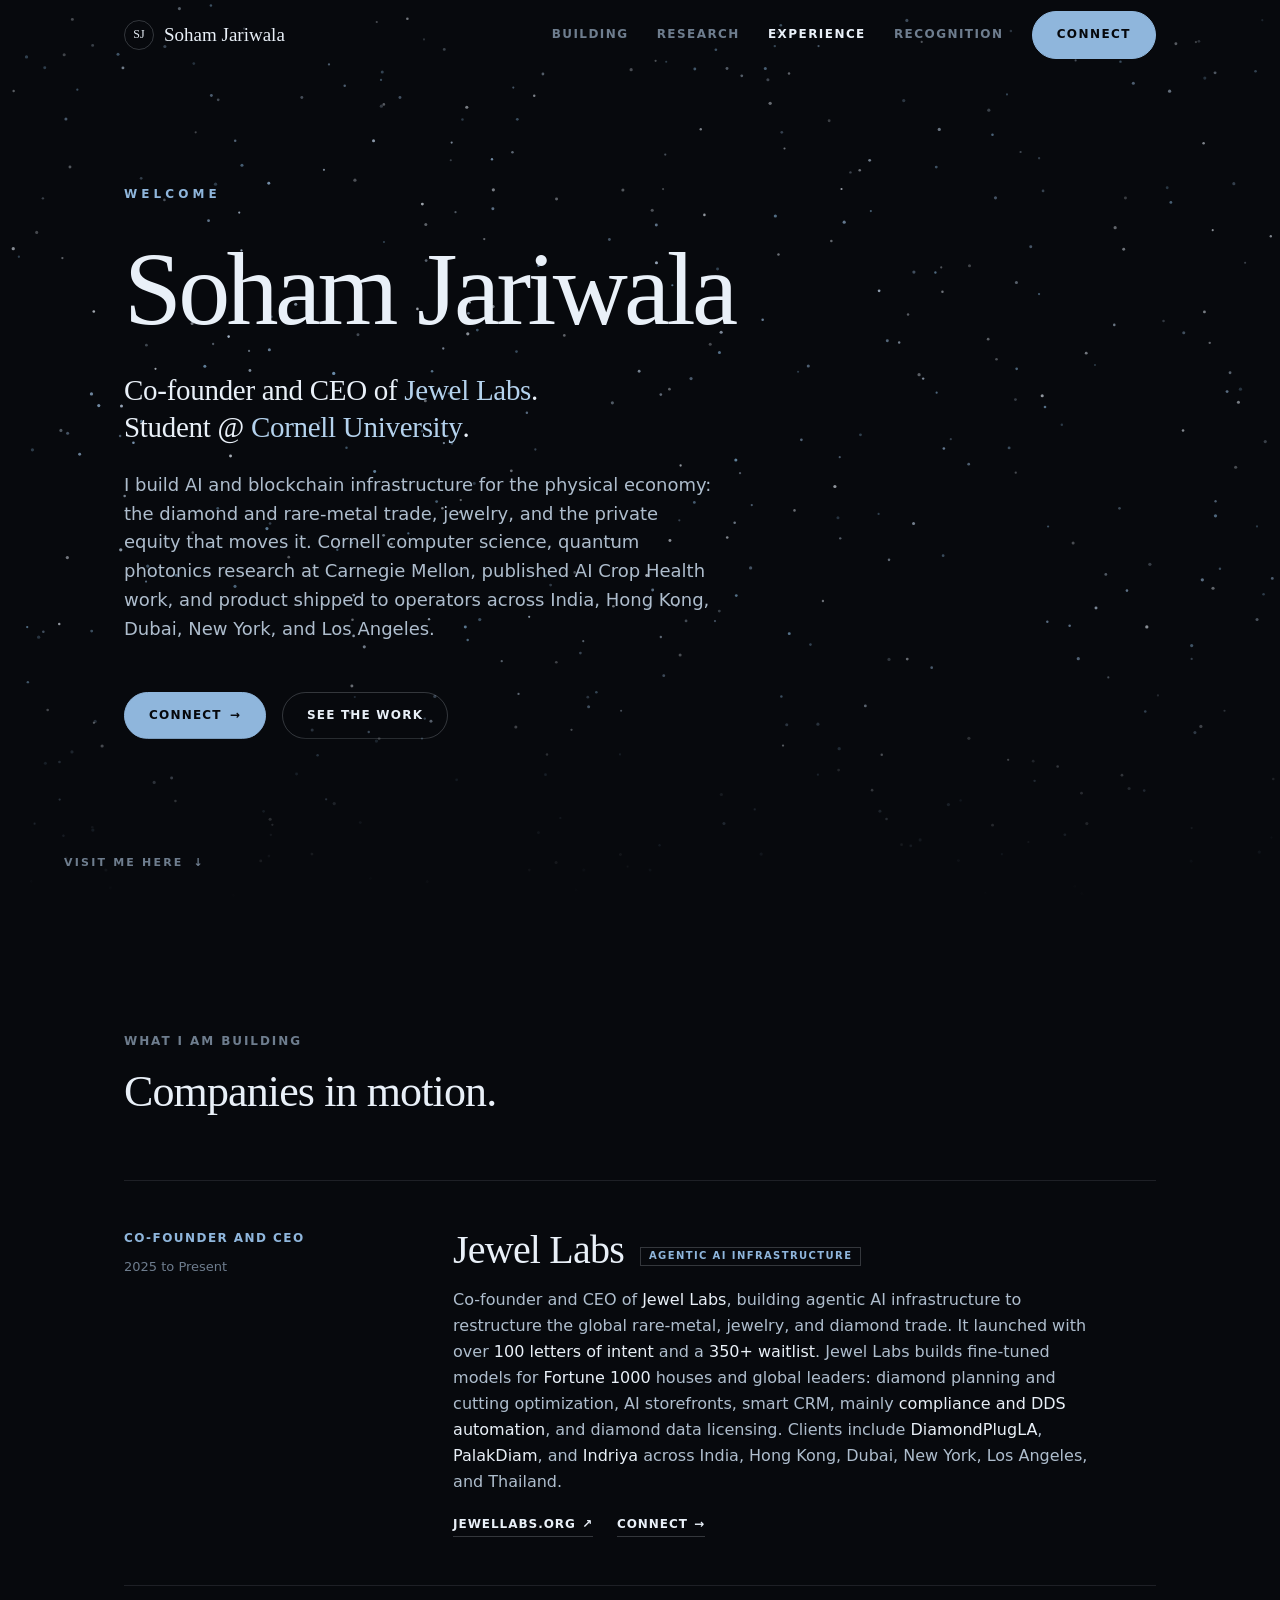
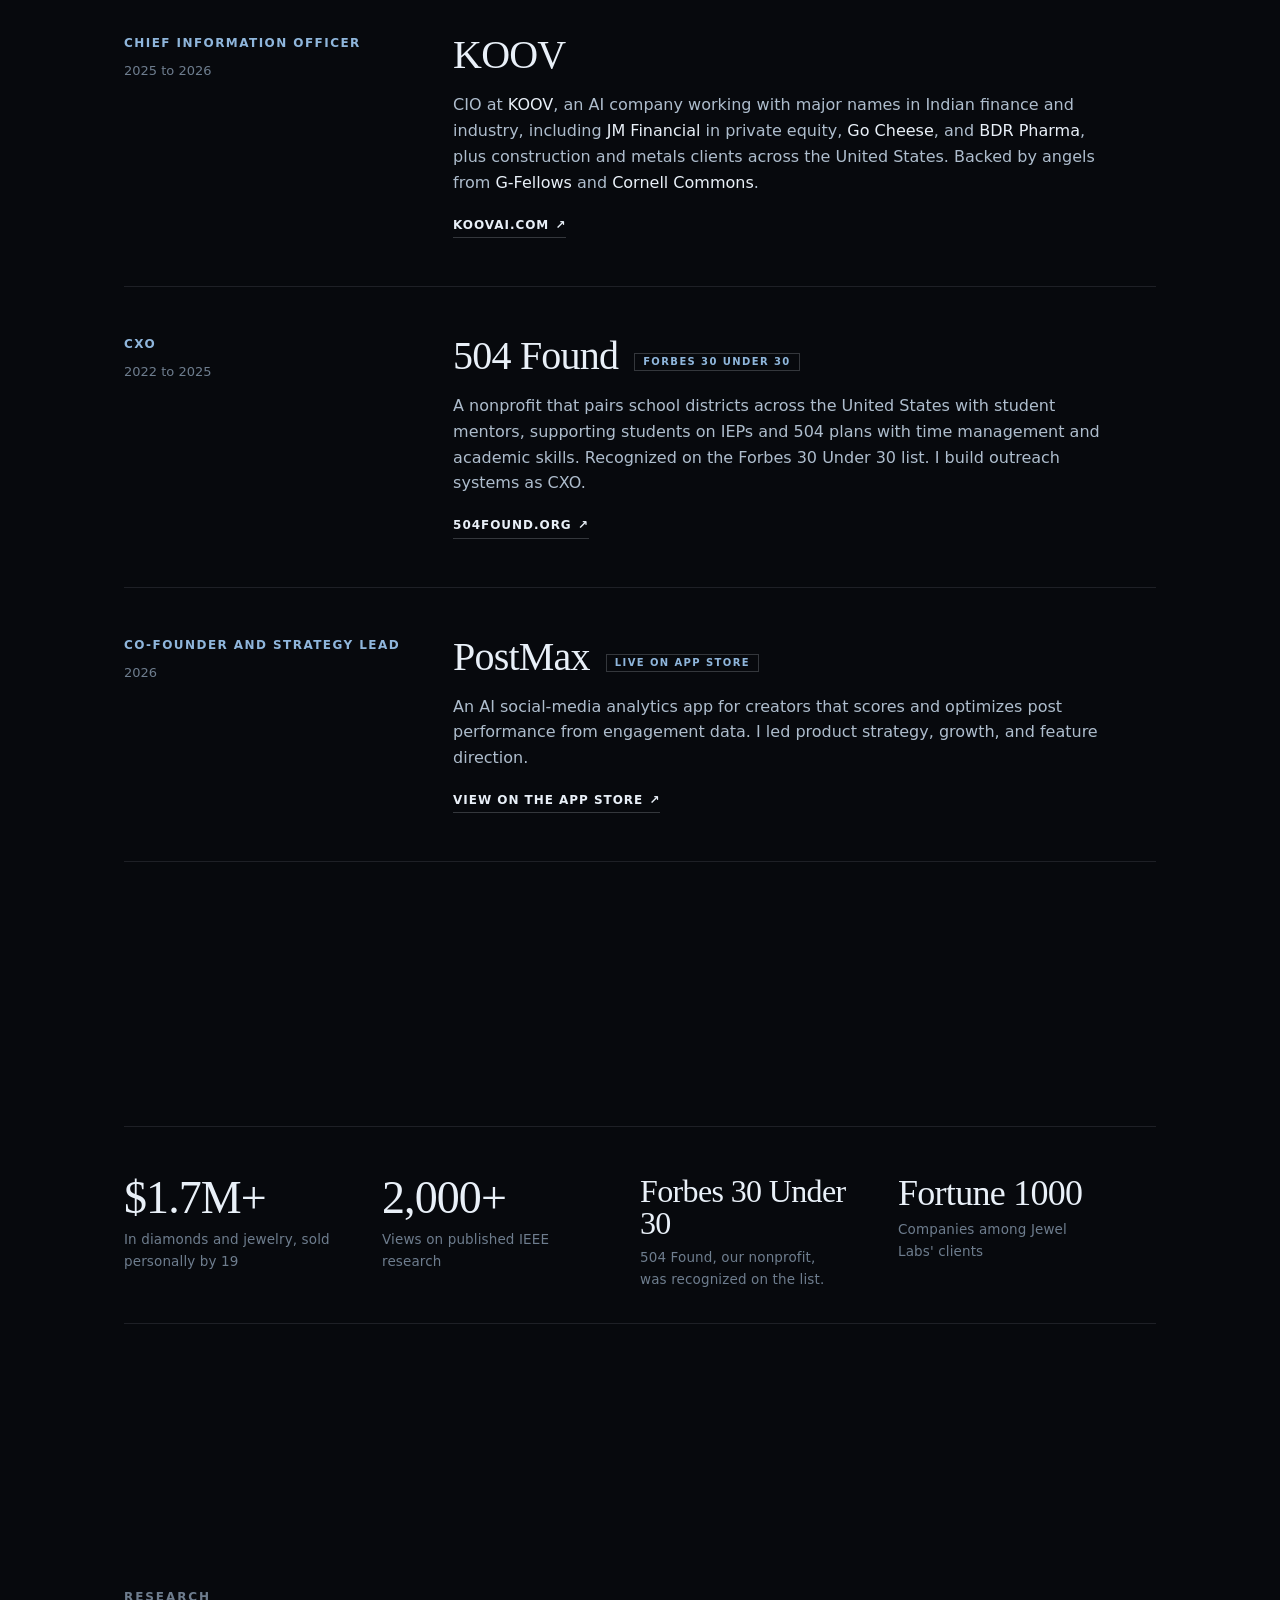
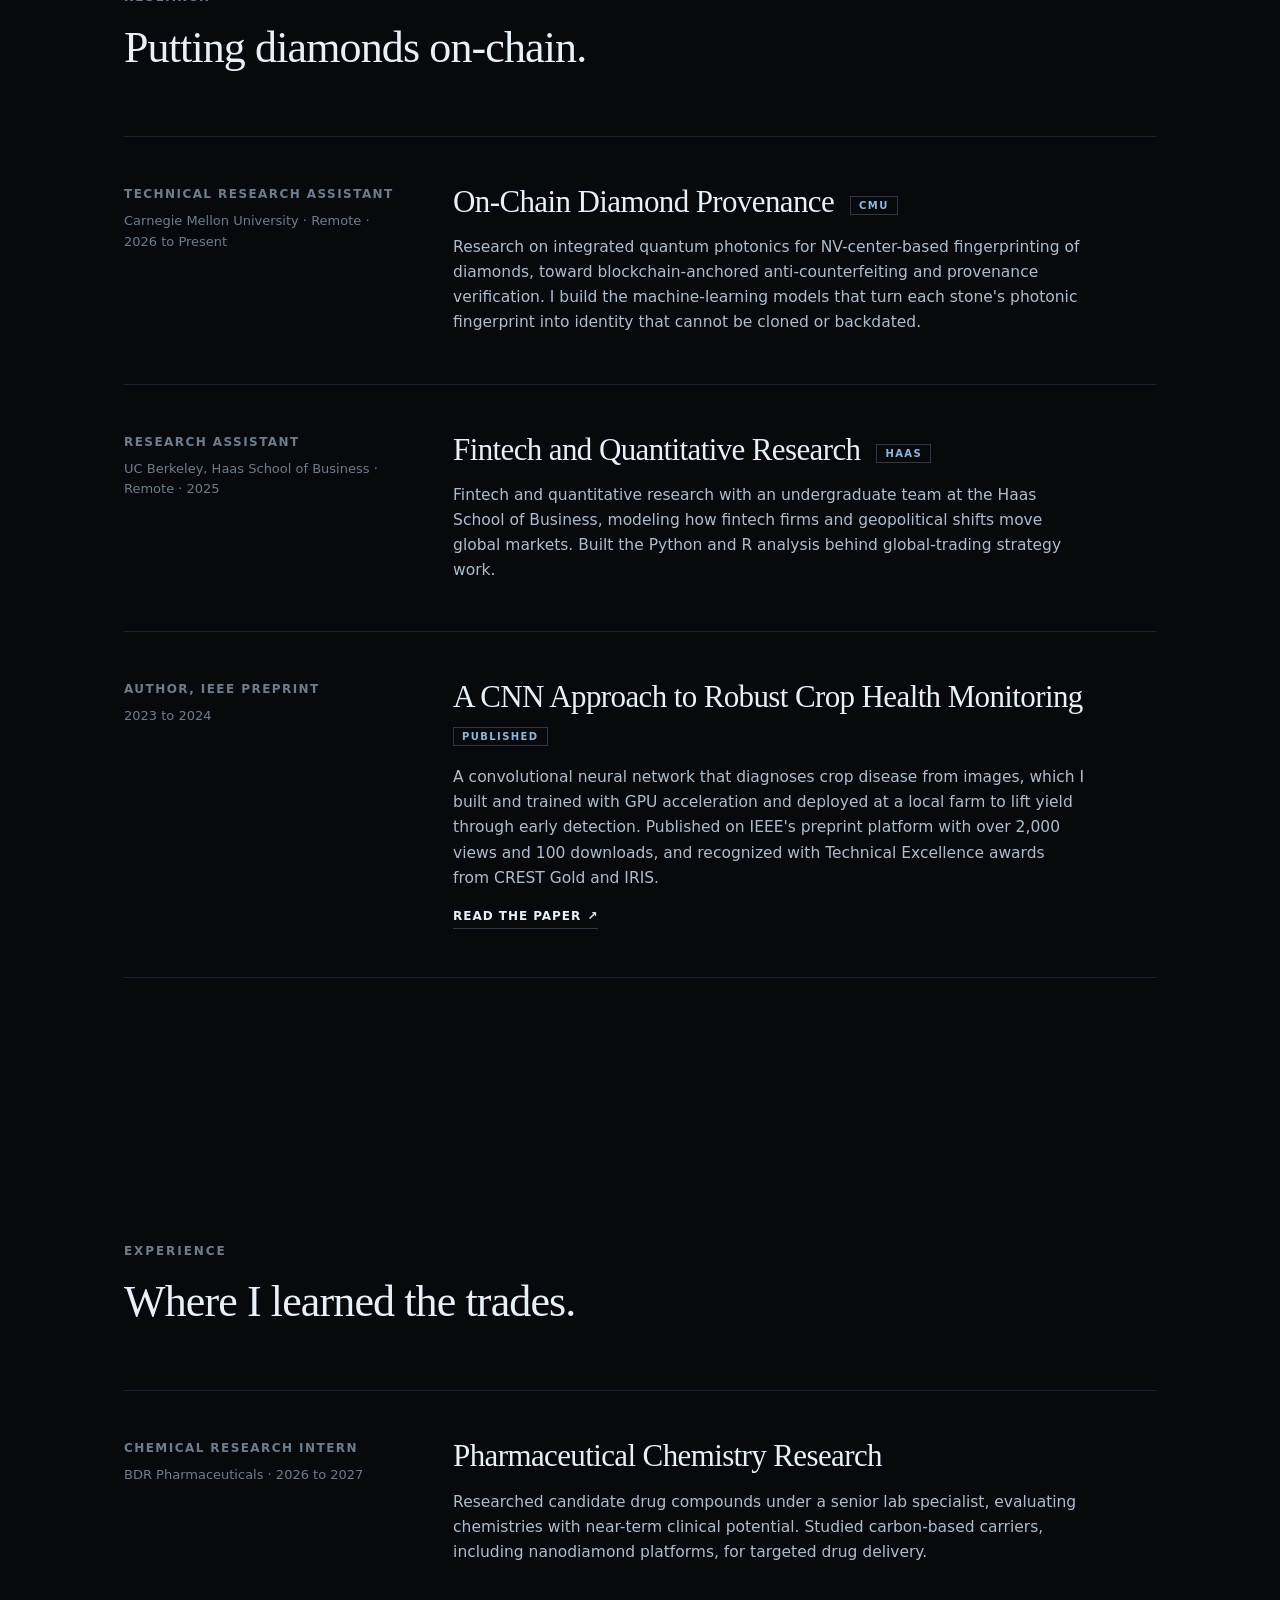
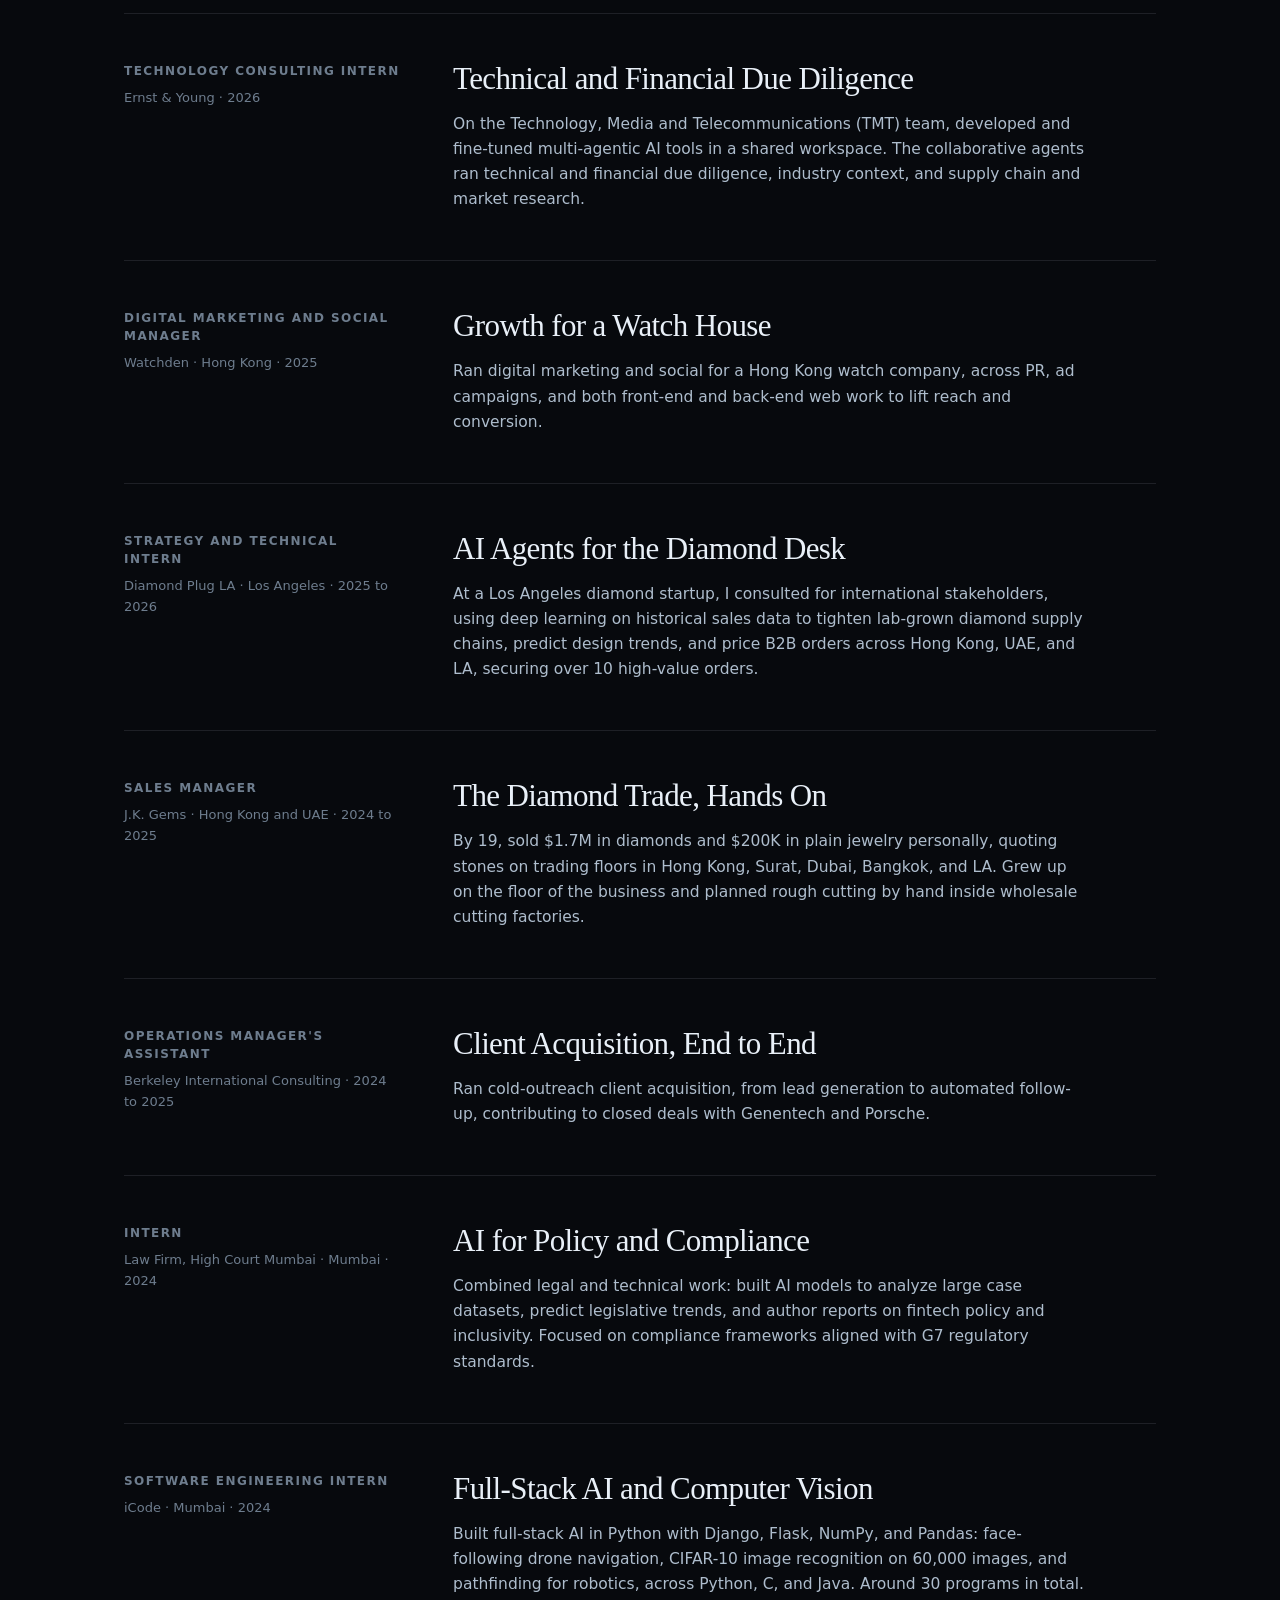
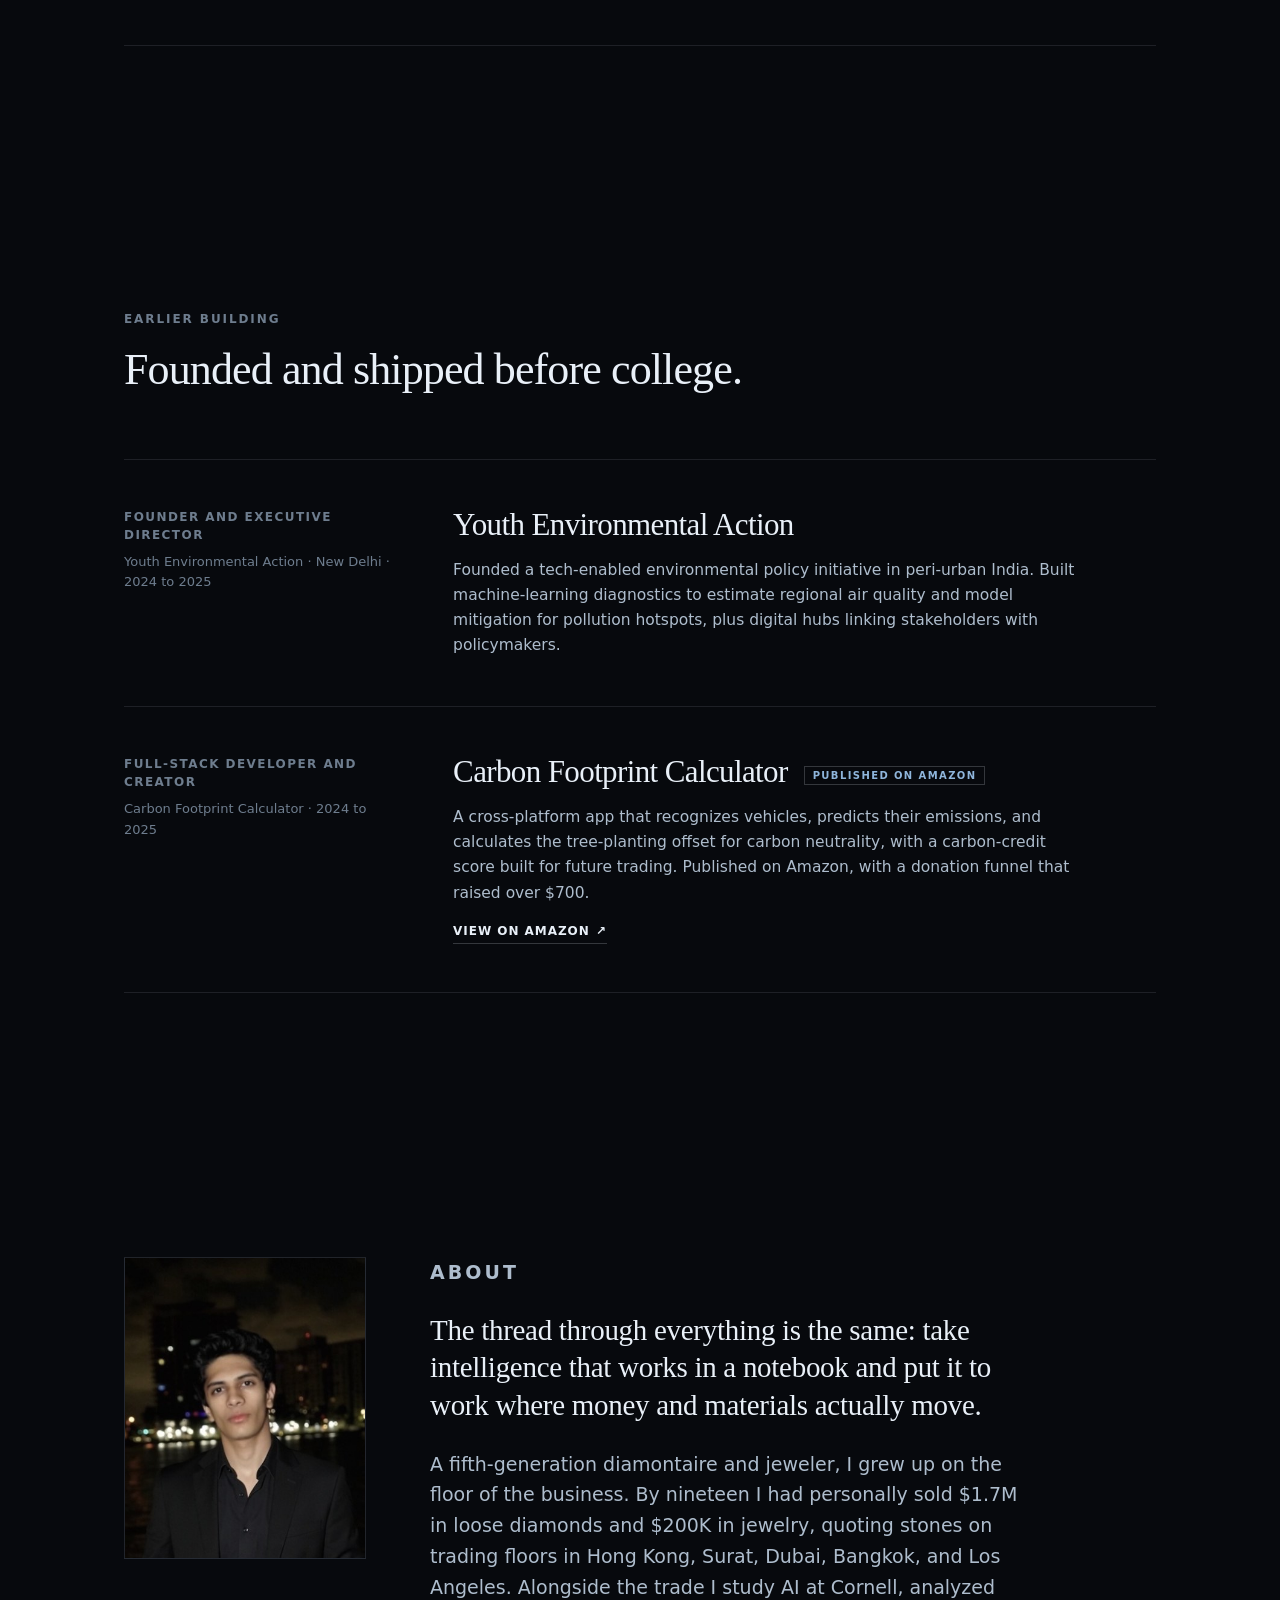
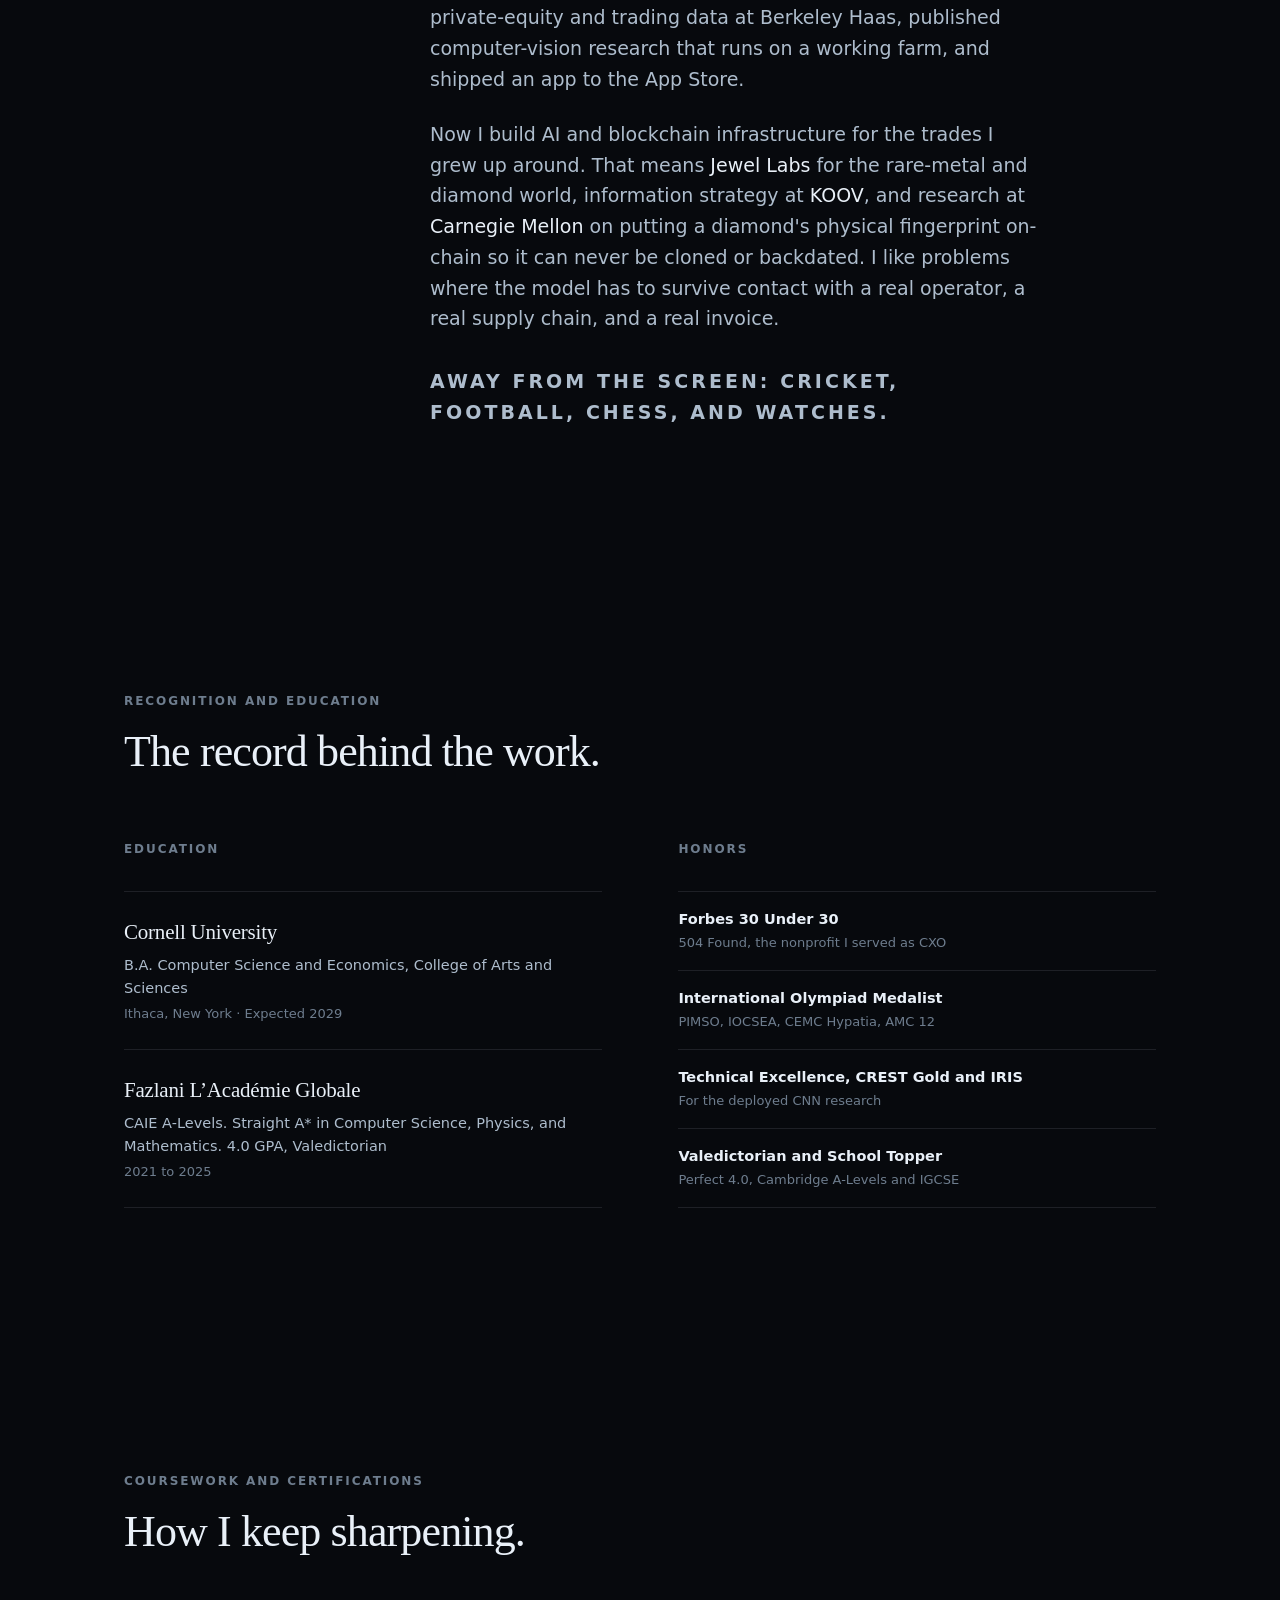
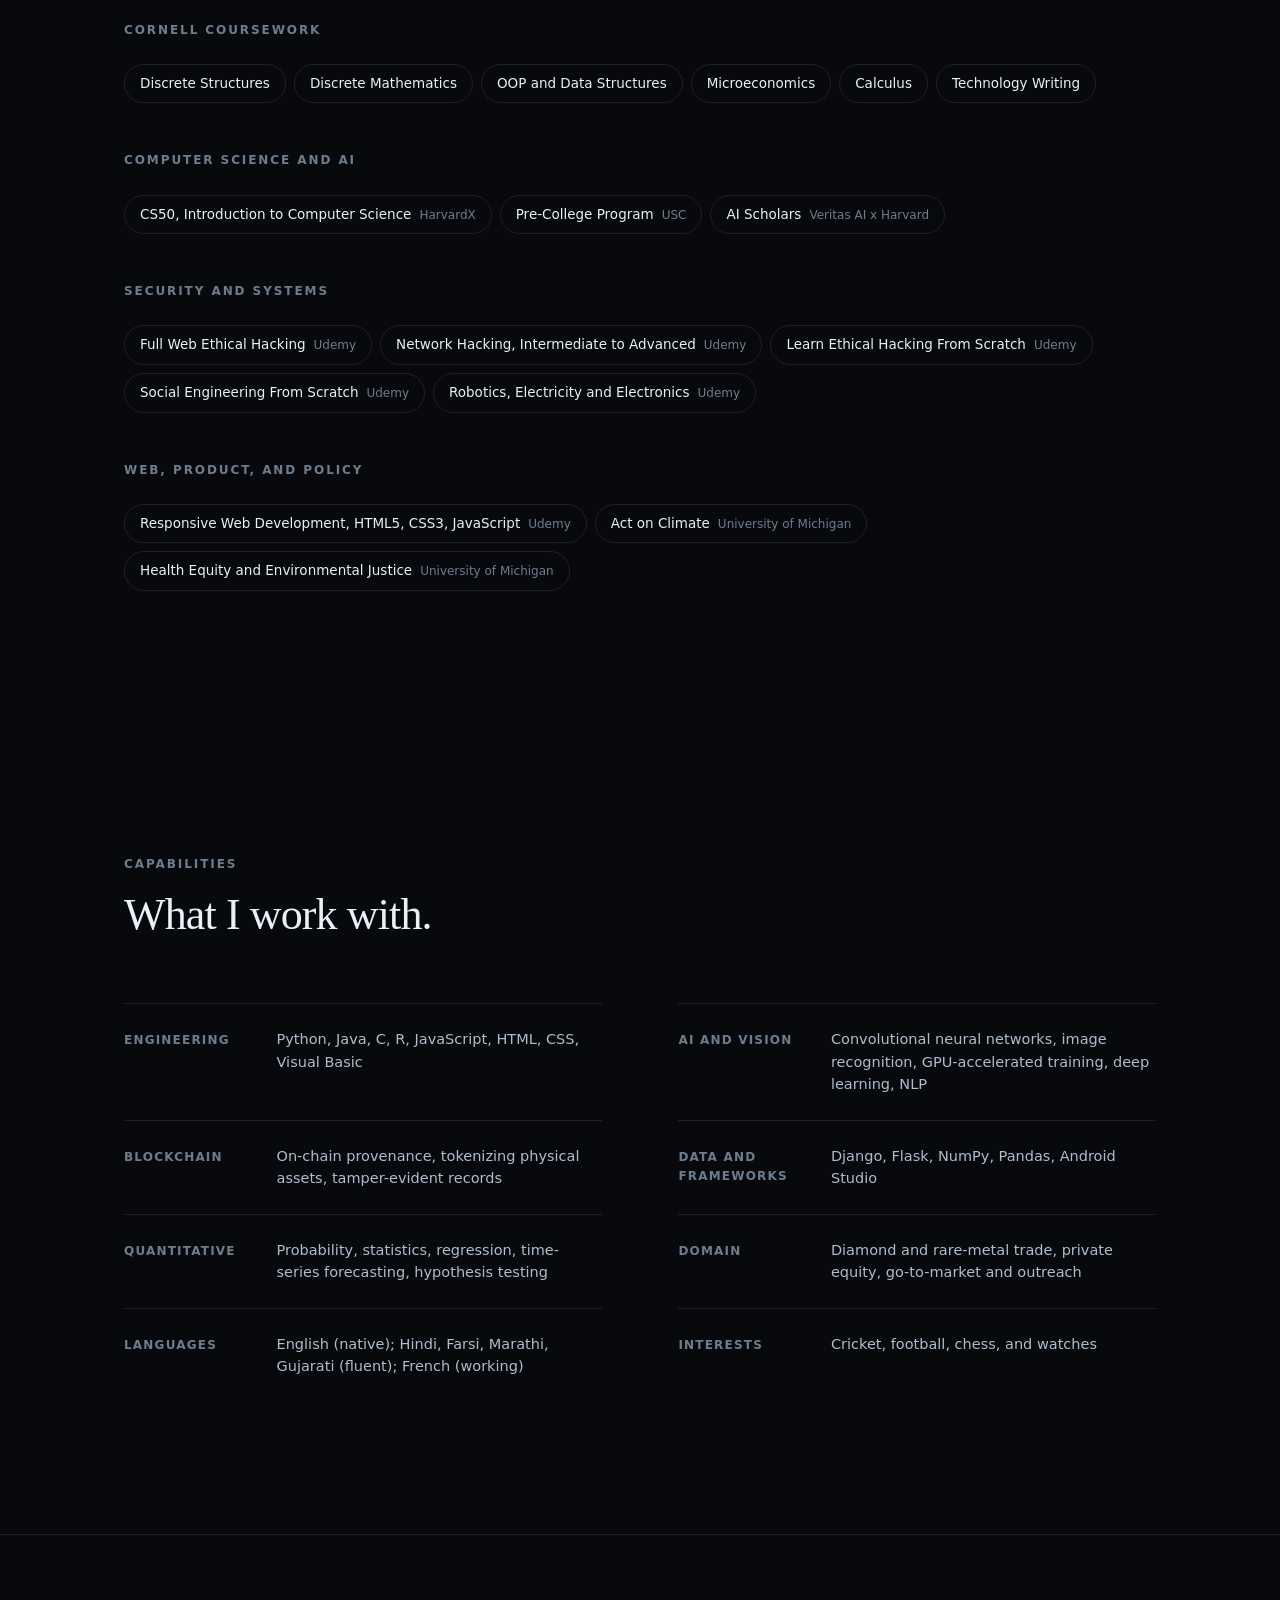
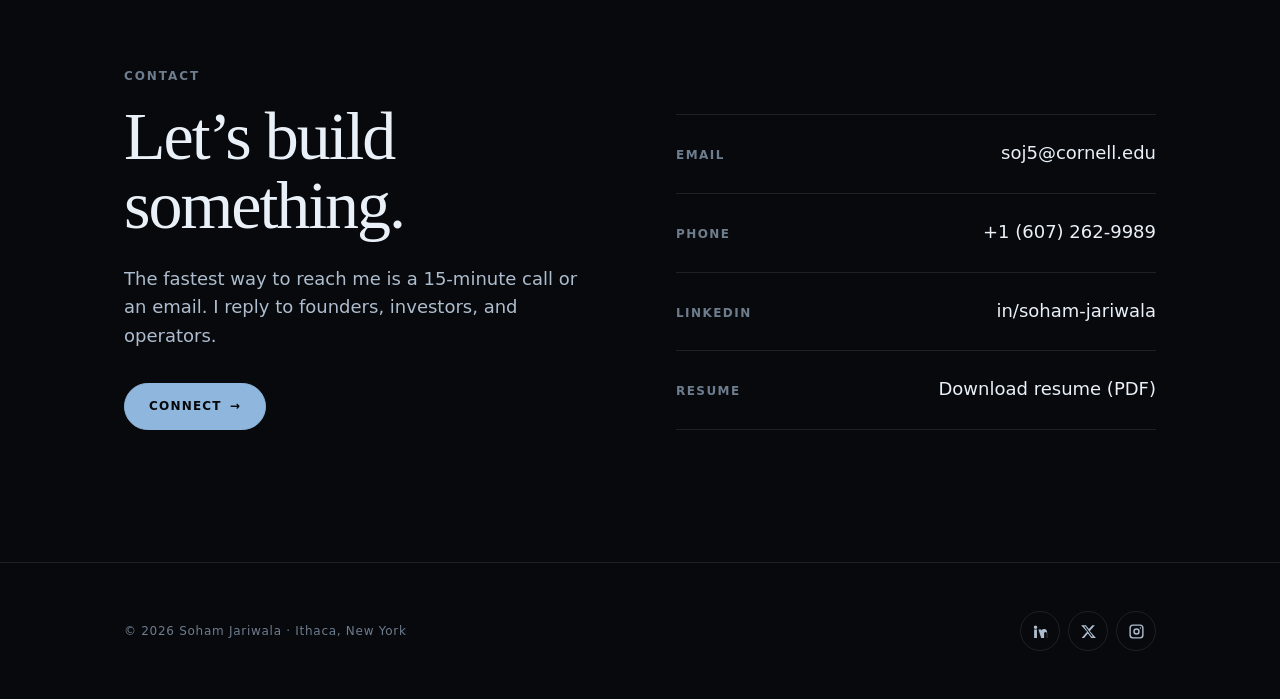
<file: index.html>
<!DOCTYPE html>
<html lang="en">
<head>
  <meta charset="utf-8" />
  <meta name="viewport" content="width=device-width, initial-scale=1" />
  <meta http-equiv="Content-Security-Policy" content="default-src 'self'; style-src 'self' 'unsafe-inline' https://fonts.googleapis.com; font-src https://fonts.gstatic.com; img-src 'self' data:; script-src 'self'; base-uri 'self'; form-action 'none'" />

  <title>Soham Jariwala · Founder, engineer, and operator</title>
  <meta name="description" content="Soham Jariwala builds AI and blockchain infrastructure for the physical economy. Co-founder and CEO of Jewel Labs, CIO at KOOV. Cornell computer science, quantum photonics research at Carnegie Mellon, published IEEE research, PostMax on the App Store." />
  <meta name="author" content="Soham Jariwala" />
  <meta name="robots" content="index, follow, max-image-preview:large, max-snippet:-1" />
  <meta name="google-site-verification" content="Fm06ReU-Ccr0Yf5p7kb1ngvYZP_isr8EsARrKTqOOBw" />
  <link rel="canonical" href="https://soham-jariwala.com/" />
  <meta name="theme-color" content="#07090D" />

  <meta property="og:type" content="profile" />
  <meta property="og:title" content="Soham Jariwala · Founder, engineer, and operator" />
  <meta property="og:description" content="AI and blockchain infrastructure for the physical economy. Jewel Labs, KOOV, and NV-center diamond fingerprinting research at Carnegie Mellon." />
  <meta property="og:image" content="https://soham-jariwala.com/assets/og.png" />
  <meta property="og:image:width" content="1200" />
  <meta property="og:image:height" content="630" />
  <meta property="og:image:alt" content="Soham Jariwala, founder and engineer" />
  <meta property="og:url" content="https://soham-jariwala.com/" />
  <meta property="og:site_name" content="Soham Jariwala" />
  <meta property="og:locale" content="en_US" />
  <meta name="twitter:card" content="summary_large_image" />
  <meta name="twitter:title" content="Soham Jariwala · Founder, engineer, and operator" />
  <meta name="twitter:description" content="AI and blockchain infrastructure for the physical economy. Jewel Labs, KOOV." />
  <meta name="twitter:image" content="https://soham-jariwala.com/assets/og.png" />
  <meta name="twitter:image:alt" content="Soham Jariwala, founder and engineer" />

  <link rel="icon" href="assets/favicon.svg" type="image/svg+xml" />
  <link rel="apple-touch-icon" href="assets/favicon.svg" />

  <link rel="preconnect" href="https://fonts.googleapis.com" />
  <link rel="preconnect" href="https://fonts.gstatic.com" crossorigin />
  <link rel="stylesheet" href="https://fonts.googleapis.com/css2?family=Fraunces:opsz,wght@9..144,300..600&family=Hanken+Grotesk:wght@400;500;600;700&display=swap" />

  <link rel="stylesheet" href="styles.css" />
  <script src="head.js"></script>

  <script type="application/ld+json">
  {
    "@context": "https://schema.org",
    "@graph": [
      {
        "@type": "WebSite",
        "@id": "https://soham-jariwala.com/#website",
        "url": "https://soham-jariwala.com/",
        "name": "Soham Jariwala",
        "description": "The personal site of Soham Jariwala: founder, engineer, and operator.",
        "publisher": { "@id": "https://soham-jariwala.com/#person" },
        "inLanguage": "en"
      },
      {
        "@type": "ProfilePage",
        "@id": "https://soham-jariwala.com/#profilepage",
        "url": "https://soham-jariwala.com/",
        "name": "Soham Jariwala · Founder, engineer, and operator",
        "isPartOf": { "@id": "https://soham-jariwala.com/#website" },
        "mainEntity": { "@id": "https://soham-jariwala.com/#person" },
        "inLanguage": "en"
      },
      {
        "@type": "Person",
        "@id": "https://soham-jariwala.com/#person",
        "name": "Soham Jariwala",
        "alternateName": "Soham Jariwala",
        "url": "https://soham-jariwala.com/",
        "image": "https://soham-jariwala.com/assets/portrait.jpg",
        "jobTitle": "Founder and engineer",
        "description": "Soham Jariwala is a fifth-generation diamontaire and jeweler, and a founder and engineer who builds AI and blockchain infrastructure for the physical economy. Co-founder and CEO of Jewel Labs, CIO at KOOV, and researcher on integrated quantum photonics and NV-center diamond fingerprinting at Carnegie Mellon. Cornell University computer science. By 19 he had personally sold $1.7M in loose diamonds and $200K in jewelry across Hong Kong, Surat, Dubai, Bangkok, and Los Angeles.",
        "email": "mailto:soj5@cornell.edu",
        "telephone": "+1-607-262-9989",
        "nationality": "Indian",
        "knowsLanguage": ["English", "Hindi", "Farsi", "Marathi", "Gujarati", "French"],
        "hasOccupation": {
          "@type": "Occupation",
          "name": "Founding Engineer and Founder",
          "occupationLocation": { "@type": "City", "name": "Ithaca, New York" }
        },
        "alumniOf": { "@type": "CollegeOrUniversity", "name": "Cornell University, College of Arts and Sciences" },
        "affiliation": [
          { "@type": "CollegeOrUniversity", "name": "Carnegie Mellon University, School of Computer Science" },
          { "@type": "CollegeOrUniversity", "name": "Cornell University" }
        ],
        "worksFor": [
          { "@id": "https://soham-jariwala.com/#jewellabs" },
          { "@type": "Organization", "name": "KOOV", "url": "https://koovai.com" }
        ],
        "knowsAbout": ["AI infrastructure", "Agentic AI", "Blockchain", "On-chain provenance", "Integrated quantum photonics", "NV-center diamond fingerprinting", "Microwave Plasma CVD diamonds", "Computer vision", "Quantitative finance", "Diamond and rare-metal trade"],
        "sameAs": [
          "https://www.linkedin.com/in/soham-jariwala-18297520a",
          "https://apps.apple.com/us/app/postmax/id6758807975",
          "https://doi.org/10.36227/techrxiv.170974993.38107946/v1",
          "https://www.amazon.com/Soham-Jariwala-Carbon-Footprint/dp/B0DH3H94F2"
        ]
      },
      {
        "@type": "Organization",
        "@id": "https://soham-jariwala.com/#jewellabs",
        "name": "Jewel Labs",
        "alternateName": "Jewellabs",
        "url": "https://jewellabs.org",
        "description": "Agentic AI infrastructure for the global rare-metal, jewelry, and diamond trade. Launched with over 100 letters of intent and a 350+ company waitlist. Builds fine-tuned models for Fortune 1000 houses.",
        "foundingDate": "2025",
        "founder": { "@id": "https://soham-jariwala.com/#person" }
      },
      {
        "@type": "FAQPage",
        "@id": "https://soham-jariwala.com/#faq",
        "isPartOf": { "@id": "https://soham-jariwala.com/#website" },
        "mainEntity": [
          {
            "@type": "Question",
            "name": "Who is Soham Jariwala?",
            "acceptedAnswer": {
              "@type": "Answer",
              "text": "Soham Jariwala is a founder and engineer building AI and blockchain infrastructure for the physical economy. He is the co-founder and CEO of Jewel Labs and CIO at KOOV, and studies computer science at Cornell University."
            }
          },
          {
            "@type": "Question",
            "name": "What is Jewel Labs?",
            "acceptedAnswer": {
              "@type": "Answer",
              "text": "Jewel Labs is an agentic AI infrastructure company for the global rare-metal, jewelry, and diamond trade, co-founded and led by Soham Jariwala. It launched with over 100 letters of intent and a 350+ company waitlist, and builds fine-tuned models for Fortune 1000 houses."
            }
          },
          {
            "@type": "Question",
            "name": "What does Soham Jariwala research at Carnegie Mellon?",
            "acceptedAnswer": {
              "@type": "Answer",
              "text": "At Carnegie Mellon, Soham Jariwala researches integrated quantum photonics for NV-center-based fingerprinting of diamonds, toward blockchain-anchored anti-counterfeiting and provenance verification, and builds the machine-learning models behind it."
            }
          },
          {
            "@type": "Question",
            "name": "How can I contact Soham Jariwala?",
            "acceptedAnswer": {
              "@type": "Answer",
              "text": "You can reach Soham Jariwala by email at soj5@cornell.edu, on LinkedIn at in/soham-jariwala, or through his website at soham-jariwala.com."
            }
          }
        ]
      }
    ]
  }
  </script>
</head>
<body>
  <a class="skip-link" href="#ventures">Skip to content</a>

  <header class="site-header" id="siteHeader">
    <div class="wrap">
      <a class="brand" href="#top" aria-label="Soham Jariwala, home">
        <span class="brand-mark" aria-hidden="true">SJ</span>Soham Jariwala
      </a>
      <nav class="nav" aria-label="Primary">
        <a class="nav-link" href="#ventures">Building</a>
        <a class="nav-link" href="#research">Research</a>
        <a class="nav-link" href="#experience">Experience</a>
        <a class="nav-link" href="#recognition">Recognition</a>
        <a class="btn btn-primary" href="https://cal.com/soham-jariwala-4fvbkw/15min" target="_blank" rel="noopener noreferrer">Connect

        </a>
      </nav>
    </div>
  </header>

  <main id="top">

    <section class="hero" aria-labelledby="hero-name">
      <canvas id="fx" aria-hidden="true"></canvas>
      <div class="wrap">
        <div class="hero-inner">
          <span class="hero-welcome wipe" style="--d:0ms"><span class="k">Welcome</span></span>
          <h1 id="hero-name" class="wipe" style="--d:120ms">Soham Jariwala</h1>
          <p class="hero-role wipe" style="--d:280ms">Co-founder and CEO of <b>Jewel Labs</b>.<br />Student @ <b>Cornell University</b>.</p>
          <p class="hero-lede wipe" style="--d:440ms">I build AI and blockchain infrastructure for the physical economy: the diamond and rare-metal trade, jewelry, and the private equity that moves it. Cornell computer science, quantum photonics research at Carnegie Mellon, published AI Crop Health work, and product shipped to operators across India, Hong Kong, Dubai, New York, and Los Angeles.</p>
          <div class="hero-actions wipe" style="--d:600ms">
            <a class="btn btn-primary" href="https://cal.com/soham-jariwala-4fvbkw/15min" target="_blank" rel="noopener noreferrer">CONNECT <span class="arrow" aria-hidden="true">&rarr;</span></a>
            <a class="btn btn-ghost" href="#ventures">See the work</a>
          </div>
        </div>
      </div>
      <a class="hero-scroll wipe" style="--d:760ms" href="#ventures">Visit me here <span class="down" aria-hidden="true">&darr;</span></a>
    </section>

    <section class="ventures" id="ventures" aria-labelledby="ventures-head">
      <div class="wrap">
        <div class="section-head" data-reveal>
          <p class="label">What I am building</p>
          <h2 id="ventures-head">Companies in motion.</h2>
        </div>
        <div class="grid">

          <article class="venture" data-reveal>
            <div class="venture__meta">
              <span class="venture__role">Co-founder and CEO</span>
              <span class="venture__when">2025 to Present</span>
            </div>
            <div class="venture__body">
              <h3 class="venture__title">Jewel Labs <span class="tag">Agentic AI infrastructure</span></h3>
              <p class="venture__desc">Co-founder and CEO of <b>Jewel Labs</b>, building agentic AI infrastructure to restructure the global rare-metal, jewelry, and diamond trade. It launched with over <b>100 letters of intent</b> and a <b>350+ waitlist</b>. Jewel Labs builds fine-tuned models for <b>Fortune 1000</b> houses and global leaders: diamond planning and cutting optimization, AI storefronts, smart CRM, mainly <b>compliance and DDS automation</b>, and diamond data licensing. Clients include <b>DiamondPlugLA</b>, <b>PalakDiam</b>, and <b>Indriya</b> across India, Hong Kong, Dubai, New York, Los Angeles, and Thailand.</p>
              <div class="venture__links">
                <a href="https://jewellabs.org" target="_blank" rel="noopener noreferrer">jewellabs.org <span class="ext" aria-hidden="true">&#8599;</span></a>
                <a href="https://cal.com/soham-jariwala-4fvbkw/15min" target="_blank" rel="noopener noreferrer">CONNECT <span class="arrow" aria-hidden="true">&rarr;</span></a>
              </div>
            </div>
          </article>

          <article class="venture" data-reveal>
            <div class="venture__meta">
              <span class="venture__role">Chief Information Officer</span>
              <span class="venture__when">2025 to 2026</span>
            </div>
            <div class="venture__body">
              <h3 class="venture__title">KOOV</h3>
              <p class="venture__desc">CIO at <b>KOOV</b>, an AI company working with major names in Indian finance and industry, including <b>JM Financial</b> in private equity, <b>Go Cheese</b>, and <b>BDR Pharma</b>, plus construction and metals clients across the United States. Backed by angels from <b>G-Fellows</b> and <b>Cornell Commons</b>.</p>
              <div class="venture__links">
                <a href="https://koovai.com" target="_blank" rel="noopener noreferrer">koovai.com <span class="ext" aria-hidden="true">&#8599;</span></a>
              </div>
            </div>
          </article>

          <article class="venture" data-reveal>
            <div class="venture__meta">
              <span class="venture__role">CXO</span>
              <span class="venture__when">2022 to 2025</span>
            </div>
            <div class="venture__body">
              <h3 class="venture__title">504 Found <span class="tag">Forbes 30 Under 30</span></h3>
              <p class="venture__desc">A nonprofit that pairs school districts across the United States with student mentors, supporting students on IEPs and 504 plans with time management and academic skills. Recognized on the Forbes 30 Under 30 list. I build outreach systems as CXO.</p>
              <div class="venture__links">
                <a href="https://www.504found.org/our-team" target="_blank" rel="noopener noreferrer">504found.org <span class="ext" aria-hidden="true">&#8599;</span></a>
              </div>
            </div>
          </article>

          <article class="venture" data-reveal>
            <div class="venture__meta">
              <span class="venture__role">Co-founder and Strategy Lead</span>
              <span class="venture__when">2026</span>
            </div>
            <div class="venture__body">
              <h3 class="venture__title">PostMax <span class="tag">Live on App Store</span></h3>
              <p class="venture__desc">An AI social-media analytics app for creators that scores and optimizes post performance from engagement data. I led product strategy, growth, and feature direction.</p>
              <div class="venture__links">
                <a href="https://apps.apple.com/us/app/postmax/id6758807975" target="_blank" rel="noopener noreferrer">View on the App Store <span class="ext" aria-hidden="true">&#8599;</span></a>
              </div>
            </div>
          </article>

        </div>
      </div>
    </section>

    <section class="metrics" aria-label="Signals">
      <div class="wrap">
        <div class="grid">
          <div class="metric" data-reveal>
            <span class="figure">$1.7M+</span>
            <span class="desc">In diamonds and jewelry, sold personally by 19</span>
          </div>
          <div class="metric" data-reveal>
            <span class="figure tnum">2,000+</span>
            <span class="desc">Views on published IEEE research</span>
          </div>
          <div class="metric" data-reveal>
            <span class="figure" style="font-size:clamp(22px,2.9vw,32px)">Forbes 30 Under 30</span>
            <span class="desc">504 Found, our nonprofit, was recognized on the list.</span>
          </div>
          <div class="metric" data-reveal>
            <span class="figure" style="font-size:clamp(26px,3.4vw,36px)">Fortune 1000</span>
            <span class="desc">Companies among Jewel Labs' clients</span>
          </div>
        </div>
      </div>
    </section>

    <section id="research" aria-labelledby="research-head">
      <div class="wrap">
        <div class="section-head" data-reveal>
          <p class="label">Research</p>
          <h2 id="research-head">Putting diamonds on-chain.</h2>
        </div>
        <div class="work-list">

          <article class="work-item" data-reveal>
            <div class="work-item__meta">
              <span class="work-item__role">Technical Research Assistant</span>
              <span class="work-item__place">Carnegie Mellon University &middot; Remote &middot; 2026 to Present</span>
            </div>
            <div class="work-item__body">
              <h3 class="work-item__title">On-Chain Diamond Provenance <span class="tag">CMU</span></h3>
              <p class="work-item__desc">Research on integrated quantum photonics for NV-center-based fingerprinting of diamonds, toward blockchain-anchored anti-counterfeiting and provenance verification. I build the machine-learning models that turn each stone's photonic fingerprint into identity that cannot be cloned or backdated.</p>
            </div>
          </article>

          <article class="work-item" data-reveal>
            <div class="work-item__meta">
              <span class="work-item__role">Research Assistant</span>
              <span class="work-item__place">UC Berkeley, Haas School of Business &middot; Remote &middot; 2025</span>
            </div>
            <div class="work-item__body">
              <h3 class="work-item__title">Fintech and Quantitative Research <span class="tag">Haas</span></h3>
              <p class="work-item__desc">Fintech and quantitative research with an undergraduate team at the Haas School of Business, modeling how fintech firms and geopolitical shifts move global markets. Built the Python and R analysis behind global-trading strategy work.</p>
            </div>
          </article>

          <article class="work-item" data-reveal>
            <div class="work-item__meta">
              <span class="work-item__role">Author, IEEE preprint</span>
              <span class="work-item__place">2023 to 2024</span>
            </div>
            <div class="work-item__body">
              <h3 class="work-item__title">A CNN Approach to Robust Crop Health Monitoring <span class="tag">Published</span></h3>
              <p class="work-item__desc">A convolutional neural network that diagnoses crop disease from images, which I built and trained with GPU acceleration and deployed at a local farm to lift yield through early detection. Published on IEEE's preprint platform with over 2,000 views and 100 downloads, and recognized with Technical Excellence awards from CREST Gold and IRIS.</p>
              <div class="work-item__links">
                <a href="https://doi.org/10.36227/techrxiv.170974993.38107946/v1" target="_blank" rel="noopener noreferrer">Read the paper <span aria-hidden="true">&#8599;</span></a>
              </div>
            </div>
          </article>

        </div>
      </div>
    </section>

    <section id="experience" aria-labelledby="exp-head">
      <div class="wrap">
        <div class="section-head" data-reveal>
          <p class="label">Experience</p>
          <h2 id="exp-head">Where I learned the trades.</h2>
        </div>
        <div class="work-list">

          <article class="work-item" data-reveal>
            <div class="work-item__meta">
              <span class="work-item__role">Chemical Research Intern</span>
              <span class="work-item__place">BDR Pharmaceuticals &middot; 2026 to 2027</span>
            </div>
            <div class="work-item__body">
              <h3 class="work-item__title">Pharmaceutical Chemistry Research</h3>
              <p class="work-item__desc">Researched candidate drug compounds under a senior lab specialist, evaluating chemistries with near-term clinical potential. Studied carbon-based carriers, including nanodiamond platforms, for targeted drug delivery.</p>
            </div>
          </article>

          <article class="work-item" data-reveal>
            <div class="work-item__meta">
              <span class="work-item__role">Technology Consulting Intern</span>
              <span class="work-item__place">Ernst &amp; Young &middot; 2026</span>
            </div>
            <div class="work-item__body">
              <h3 class="work-item__title">Technical and Financial Due Diligence</h3>
              <p class="work-item__desc">On the Technology, Media and Telecommunications (TMT) team, developed and fine-tuned multi-agentic AI tools in a shared workspace. The collaborative agents ran technical and financial due diligence, industry context, and supply chain and market research.</p>
            </div>
          </article>

          <article class="work-item" data-reveal>
            <div class="work-item__meta">
              <span class="work-item__role">Digital Marketing and Social Manager</span>
              <span class="work-item__place">Watchden &middot; Hong Kong &middot; 2025</span>
            </div>
            <div class="work-item__body">
              <h3 class="work-item__title">Growth for a Watch House</h3>
              <p class="work-item__desc">Ran digital marketing and social for a Hong Kong watch company, across PR, ad campaigns, and both front-end and back-end web work to lift reach and conversion.</p>
            </div>
          </article>

          <article class="work-item" data-reveal>
            <div class="work-item__meta">
              <span class="work-item__role">Strategy and Technical Intern</span>
              <span class="work-item__place">Diamond Plug LA &middot; Los Angeles &middot; 2025 to 2026</span>
            </div>
            <div class="work-item__body">
              <h3 class="work-item__title">AI Agents for the Diamond Desk</h3>
              <p class="work-item__desc">At a Los Angeles diamond startup, I consulted for international stakeholders, using deep learning on historical sales data to tighten lab-grown diamond supply chains, predict design trends, and price B2B orders across Hong Kong, UAE, and LA, securing over 10 high-value orders.</p>
            </div>
          </article>

          <article class="work-item" data-reveal>
            <div class="work-item__meta">
              <span class="work-item__role">Sales Manager</span>
              <span class="work-item__place">J.K. Gems &middot; Hong Kong and UAE &middot; 2024 to 2025</span>
            </div>
            <div class="work-item__body">
              <h3 class="work-item__title">The Diamond Trade, Hands On</h3>
              <p class="work-item__desc">By 19, sold $1.7M in diamonds and $200K in plain jewelry personally, quoting stones on trading floors in Hong Kong, Surat, Dubai, Bangkok, and LA. Grew up on the floor of the business and planned rough cutting by hand inside wholesale cutting factories.</p>
            </div>
          </article>

          <article class="work-item" data-reveal>
            <div class="work-item__meta">
              <span class="work-item__role">Operations Manager's Assistant</span>
              <span class="work-item__place">Berkeley International Consulting &middot; 2024 to 2025</span>
            </div>
            <div class="work-item__body">
              <h3 class="work-item__title">Client Acquisition, End to End</h3>
              <p class="work-item__desc">Ran cold-outreach client acquisition, from lead generation to automated follow-up, contributing to closed deals with Genentech and Porsche.</p>
            </div>
          </article>

          <article class="work-item" data-reveal>
            <div class="work-item__meta">
              <span class="work-item__role">Intern</span>
              <span class="work-item__place">Law Firm, High Court Mumbai &middot; Mumbai &middot; 2024</span>
            </div>
            <div class="work-item__body">
              <h3 class="work-item__title">AI for Policy and Compliance</h3>
              <p class="work-item__desc">Combined legal and technical work: built AI models to analyze large case datasets, predict legislative trends, and author reports on fintech policy and inclusivity. Focused on compliance frameworks aligned with G7 regulatory standards.</p>
            </div>
          </article>

          <article class="work-item" data-reveal>
            <div class="work-item__meta">
              <span class="work-item__role">Software Engineering Intern</span>
              <span class="work-item__place">iCode &middot; Mumbai &middot; 2024</span>
            </div>
            <div class="work-item__body">
              <h3 class="work-item__title">Full-Stack AI and Computer Vision</h3>
              <p class="work-item__desc">Built full-stack AI in Python with Django, Flask, NumPy, and Pandas: face-following drone navigation, CIFAR-10 image recognition on 60,000 images, and pathfinding for robotics, across Python, C, and Java. Around 30 programs in total.</p>
            </div>
          </article>

        </div>
      </div>
    </section>

    <section aria-labelledby="earlier-head">
      <div class="wrap">
        <div class="section-head" data-reveal>
          <p class="label">Earlier building</p>
          <h2 id="earlier-head">Founded and shipped before college.</h2>
        </div>
        <div class="work-list">

          <article class="work-item" data-reveal>
            <div class="work-item__meta">
              <span class="work-item__role">Founder and Executive Director</span>
              <span class="work-item__place">Youth Environmental Action &middot; New Delhi &middot; 2024 to 2025</span>
            </div>
            <div class="work-item__body">
              <h3 class="work-item__title">Youth Environmental Action</h3>
              <p class="work-item__desc">Founded a tech-enabled environmental policy initiative in peri-urban India. Built machine-learning diagnostics to estimate regional air quality and model mitigation for pollution hotspots, plus digital hubs linking stakeholders with policymakers.</p>
            </div>
          </article>

          <article class="work-item" data-reveal>
            <div class="work-item__meta">
              <span class="work-item__role">Full-Stack Developer and Creator</span>
              <span class="work-item__place">Carbon Footprint Calculator &middot; 2024 to 2025</span>
            </div>
            <div class="work-item__body">
              <h3 class="work-item__title">Carbon Footprint Calculator <span class="tag">Published on Amazon</span></h3>
              <p class="work-item__desc">A cross-platform app that recognizes vehicles, predicts their emissions, and calculates the tree-planting offset for carbon neutrality, with a carbon-credit score built for future trading. Published on Amazon, with a donation funnel that raised over $700.</p>
              <div class="work-item__links">
                <a href="https://www.amazon.com/Soham-Jariwala-Carbon-Footprint/dp/B0DH3H94F2" target="_blank" rel="noopener noreferrer">View on Amazon <span aria-hidden="true">&#8599;</span></a>
              </div>
            </div>
          </article>

        </div>
      </div>
    </section>

    <section class="about" id="about" aria-labelledby="about-head">
      <div class="wrap">
        <figure class="portrait no-photo" id="portrait" data-reveal style="margin:0">
          <div class="portrait__media">
            <img id="portraitImg" src="assets/portrait.jpg" alt="Soham Jariwala" width="640" height="800" />
            <div class="portrait__ph" aria-hidden="true">
              <span class="mono">SJ</span>
              <span class="label mono-sub">Portrait</span>
            </div>
          </div>
        </figure>
        <div class="about-body" data-reveal>
          <p class="label" id="about-head">About</p>
          <p class="lead">The thread through everything is the same: take intelligence that works in a notebook and put it to work where money and materials actually move.</p>
          <p>A fifth-generation diamontaire and jeweler, I grew up on the floor of the business. By nineteen I had personally sold $1.7M in loose diamonds and $200K in jewelry, quoting stones on trading floors in Hong Kong, Surat, Dubai, Bangkok, and Los Angeles. Alongside the trade I study AI at Cornell, analyzed private-equity and trading data at Berkeley Haas, published computer-vision research that runs on a working farm, and shipped an app to the App Store.</p>
          <p>Now I build AI and blockchain infrastructure for the trades I grew up around. That means <b>Jewel Labs</b> for the rare-metal and diamond world, information strategy at <b>KOOV</b>, and research at <b>Carnegie Mellon</b> on putting a diamond's physical fingerprint on-chain so it can never be cloned or backdated. I like problems where the model has to survive contact with a real operator, a real supply chain, and a real invoice.</p>
          <p class="label" style="margin-top:8px">Away from the screen: cricket, football, chess, and watches.</p>
        </div>
      </div>
    </section>

    <section class="two-col" id="recognition" aria-labelledby="reco-head">
      <div class="wrap">
        <div class="section-head" data-reveal>
          <p class="label" id="reco-head">Recognition and education</p>
          <h2>The record behind the work.</h2>
        </div>
        <div class="cols">
          <div data-reveal>
            <h3>Education</h3>
            <div class="edu-item">
              <span class="school">Cornell University</span>
              <span class="detail">B.A. Computer Science and Economics, College of Arts and Sciences</span>
              <span class="when">Ithaca, New York &middot; Expected 2029</span>
            </div>
            <div class="edu-item">
              <span class="school">Fazlani L&rsquo;Acad&eacute;mie Globale</span>
              <span class="detail">CAIE A-Levels. Straight A* in Computer Science, Physics, and Mathematics. 4.0 GPA, Valedictorian</span>
              <span class="when">2021 to 2025</span>
            </div>
          </div>
          <div data-reveal>
            <h3>Honors</h3>
            <ul class="rows">
              <li><strong>Forbes 30 Under 30</strong><span class="sub">504 Found, the nonprofit I served as CXO</span></li>
              <li><strong>International Olympiad Medalist</strong><span class="sub">PIMSO, IOCSEA, CEMC Hypatia, AMC 12</span></li>
              <li><strong>Technical Excellence, CREST Gold and IRIS</strong><span class="sub">For the deployed CNN research</span></li>
              <li><strong>Valedictorian and School Topper</strong><span class="sub">Perfect 4.0, Cambridge A-Levels and IGCSE</span></li>
            </ul>
          </div>
        </div>
      </div>
    </section>

    <section class="courses" id="courses" aria-labelledby="courses-head">
      <div class="wrap">
        <div class="section-head" data-reveal>
          <p class="label" id="courses-head">Coursework and certifications</p>
          <h2>How I keep sharpening.</h2>
        </div>
        <div class="set" data-reveal>
          <div class="course-group">
            <h3>Cornell coursework</h3>
            <div class="chips">
              <span class="chip">Discrete Structures</span>
              <span class="chip">Discrete Mathematics</span>
              <span class="chip">OOP and Data Structures</span>
              <span class="chip">Microeconomics</span>
              <span class="chip">Calculus</span>
              <span class="chip">Technology Writing</span>
            </div>
          </div>
          <div class="course-group">
            <h3>Computer science and AI</h3>
            <div class="chips">
              <span class="chip">CS50, Introduction to Computer Science <span class="by">HarvardX</span></span>
              <span class="chip">Pre-College Program <span class="by">USC</span></span>
              <span class="chip">AI Scholars <span class="by">Veritas AI x Harvard</span></span>
            </div>
          </div>
          <div class="course-group">
            <h3>Security and systems</h3>
            <div class="chips">
              <span class="chip">Full Web Ethical Hacking <span class="by">Udemy</span></span>
              <span class="chip">Network Hacking, Intermediate to Advanced <span class="by">Udemy</span></span>
              <span class="chip">Learn Ethical Hacking From Scratch <span class="by">Udemy</span></span>
              <span class="chip">Social Engineering From Scratch <span class="by">Udemy</span></span>
              <span class="chip">Robotics, Electricity and Electronics <span class="by">Udemy</span></span>
            </div>
          </div>
          <div class="course-group">
            <h3>Web, product, and policy</h3>
            <div class="chips">
              <span class="chip">Responsive Web Development, HTML5, CSS3, JavaScript <span class="by">Udemy</span></span>
              <span class="chip">Act on Climate <span class="by">University of Michigan</span></span>
              <span class="chip">Health Equity and Environmental Justice <span class="by">University of Michigan</span></span>
            </div>
          </div>
        </div>
      </div>
    </section>

    <section class="caps" aria-labelledby="caps-head">
      <div class="wrap">
        <div class="section-head" data-reveal>
          <p class="label" id="caps-head">Capabilities</p>
          <h2>What I work with.</h2>
        </div>
        <div class="grid" data-reveal>
          <div class="cap-row"><span class="k">Engineering</span><span class="v">Python, Java, C, R, JavaScript, HTML, CSS, Visual Basic</span></div>
          <div class="cap-row"><span class="k">AI and vision</span><span class="v">Convolutional neural networks, image recognition, GPU-accelerated training, deep learning, NLP</span></div>
          <div class="cap-row"><span class="k">Blockchain</span><span class="v">On-chain provenance, tokenizing physical assets, tamper-evident records</span></div>
          <div class="cap-row"><span class="k">Data and frameworks</span><span class="v">Django, Flask, NumPy, Pandas, Android Studio</span></div>
          <div class="cap-row"><span class="k">Quantitative</span><span class="v">Probability, statistics, regression, time-series forecasting, hypothesis testing</span></div>
          <div class="cap-row"><span class="k">Domain</span><span class="v">Diamond and rare-metal trade, private equity, go-to-market and outreach</span></div>
          <div class="cap-row"><span class="k">Languages</span><span class="v">English (native); Hindi, Farsi, Marathi, Gujarati (fluent); French (working)</span></div>
          <div class="cap-row"><span class="k">Interests</span><span class="v">Cricket, football, chess, and watches</span></div>
        </div>
      </div>
    </section>

    <section class="contact" id="contact" aria-labelledby="contact-head">
      <div class="wrap">
        <div data-reveal>
          <p class="label" id="contact-head">Contact</p>
          <h2>Let&rsquo;s build something.</h2>
          <p class="contact-lede">The fastest way to reach me is a 15-minute call or an email. I reply to founders, investors, and operators.</p>
          <a class="btn btn-primary" href="https://cal.com/soham-jariwala-4fvbkw/15min" target="_blank" rel="noopener noreferrer">CONNECT <span class="arrow" aria-hidden="true">&rarr;</span></a>
        </div>
        <div class="contact-lines" data-reveal>
          <div class="contact-line">
            <span class="k">Email</span>
            <a href="mailto:soj5@cornell.edu">soj5@cornell.edu</a>
          </div>
          <div class="contact-line">
            <span class="k">Phone</span>
            <a href="tel:+16072629989">+1 (607) 262-9989</a>
          </div>
          <div class="contact-line">
            <span class="k">LinkedIn</span>
            <a href="https://www.linkedin.com/in/soham-jariwala-18297520a" target="_blank" rel="noopener noreferrer">in/soham-jariwala</a>
          </div>
          <div class="contact-line">
            <span class="k">Resume</span>
            <a href="assets/Soham-Jariwala-Resume.pdf" target="_blank" rel="noopener noreferrer">Download resume (PDF)</a>
          </div>
        </div>
      </div>
    </section>

  </main>

  <footer class="site-footer">
    <div class="wrap">
      <p>&copy; 2026 Soham Jariwala &middot; Ithaca, New York</p>
      <div class="socials" aria-label="Social links">
        <a href="https://www.linkedin.com/in/soham-jariwala-18297520a" target="_blank" rel="noopener noreferrer" aria-label="LinkedIn">
          <svg viewBox="0 0 24 24" fill="currentColor" aria-hidden="true"><path d="M4.98 3.5A2.5 2.5 0 1 0 5 8.5a2.5 2.5 0 0 0-.02-5zM3 9h4v12H3zM9 9h3.8v1.64h.05c.53-1 1.83-2.06 3.77-2.06 4.03 0 4.78 2.65 4.78 6.1V21H21v-5.4c0-1.29-.02-2.95-1.8-2.95-1.8 0-2.08 1.4-2.08 2.85V21H13z"/></svg>
        </a>
        <a href="https://x.com/" data-social="x" target="_blank" rel="noopener noreferrer" aria-label="X">
          <svg viewBox="0 0 24 24" fill="currentColor" aria-hidden="true"><path d="M17.53 3H21l-7.19 8.21L22.5 21h-6.63l-4.7-6.14L5.8 21H2.3l7.68-8.78L1.5 3h6.8l4.24 5.6L17.53 3zm-1.16 16h1.83L7.72 4.92H5.76z"/></svg>
        </a>
        <a href="https://www.instagram.com/" data-social="instagram" target="_blank" rel="noopener noreferrer" aria-label="Instagram">
          <svg viewBox="0 0 24 24" fill="currentColor" aria-hidden="true"><path fill-rule="evenodd" clip-rule="evenodd" d="M7 2h10a5 5 0 0 1 5 5v10a5 5 0 0 1-5 5H7a5 5 0 0 1-5-5V7a5 5 0 0 1 5-5zm0 2a3 3 0 0 0-3 3v10a3 3 0 0 0 3 3h10a3 3 0 0 0 3-3V7a3 3 0 0 0-3-3H7zm5 3.5a4.5 4.5 0 1 1 0 9 4.5 4.5 0 0 1 0-9zm0 2a2.5 2.5 0 1 0 0 5 2.5 2.5 0 0 0 0-5zM17.5 6a1 1 0 1 1 0 2 1 1 0 0 1 0-2z"/></svg>
        </a>
      </div>
    </div>
  </footer>

  <script src="particles.js" defer></script>
  <script src="main.js" defer></script>
</body>
</html>
</file>
<file: styles.css>
:root {
  --bg:            #07090D;
  --bg-2:          #0A0D12;
  --surface:       #0E1219;
  --surface-2:     #12171F;
  --hairline:      rgba(228,237,247,0.10);
  --hairline-2:    rgba(228,237,247,0.20);
  --text:          #E9F0F8;
  --text-2:        #AEBDCD;
  --muted:         #6E7D8E;
  --accent:        #8FB6DC;
  --accent-2:      #B4D2ED;
  --on-accent:     #06080C;

  --font-display: "Fraunces", Georgia, "Times New Roman", serif;
  --font-sans:    "Hanken Grotesk", -apple-system, BlinkMacSystemFont, "Segoe UI", system-ui, sans-serif;

  --s-1: 4px;  --s-2: 8px;  --s-3: 16px; --s-4: 24px; --s-5: 32px;
  --s-6: 48px; --s-7: 64px; --s-8: 96px; --s-9: 128px;

  --t-micro: 160ms;
  --t-panel: 300ms;
  --t-hero:  820ms;
  --ease-out:     cubic-bezier(0, 0, 0.2, 1);
  --ease-premium: cubic-bezier(0.16, 1, 0.3, 1);

  --maxw: 1160px;
  --gutter: clamp(20px, 5vw, 64px);
}

*, *::before, *::after { box-sizing: border-box; }
html { -webkit-text-size-adjust: 100%; scroll-behavior: smooth; }
@media (prefers-reduced-motion: reduce) { html { scroll-behavior: auto; } }

body {
  margin: 0;
  background: var(--bg);
  color: var(--text);
  font-family: var(--font-sans);
  font-size: 16px;
  line-height: 1.6;
  font-weight: 400;
  -webkit-font-smoothing: antialiased;
  -moz-osx-font-smoothing: grayscale;
  text-rendering: optimizeLegibility;
  overflow-x: hidden;
}

img { max-width: 100%; display: block; }
a { color: inherit; }
button { font: inherit; color: inherit; background: none; border: none; cursor: pointer; }
::selection { background: var(--accent); color: var(--on-accent); }

a:focus-visible, button:focus-visible {
  outline: 2px solid var(--accent);
  outline-offset: 3px;
  border-radius: 1px;
}

.wrap { width: 100%; max-width: var(--maxw); margin-inline: auto; padding-inline: var(--gutter); }
.label {
  font-family: var(--font-sans);
  font-size: 12px; font-weight: 600;
  letter-spacing: 0.16em; text-transform: uppercase;
  color: var(--muted); margin: 0;
}
.accent { color: var(--accent); }
.tnum { font-variant-numeric: tabular-nums; }

.link {
  color: var(--text); text-decoration: none;
  border-bottom: 1px solid var(--hairline-2); padding-bottom: 1px;
  transition: border-color var(--t-micro) var(--ease-out), color var(--t-micro) var(--ease-out);
}
.link:hover { border-color: var(--accent); color: var(--accent-2); }

section { padding-block: clamp(72px, 12vw, 132px); }
.section-head { display: grid; gap: var(--s-3); margin-bottom: var(--s-7); max-width: 64ch; }
.section-head h2 {
  font-family: var(--font-display); font-weight: 300;
  font-size: clamp(31px, 5vw, 44px); line-height: 1.12; letter-spacing: -0.02em; margin: 0;
}

.btn {
  display: inline-flex; align-items: center; gap: var(--s-2);
  font-size: 12px; font-weight: 600; letter-spacing: 0.10em; text-transform: uppercase;
  padding: 13px 24px; border-radius: 999px; text-decoration: none; white-space: nowrap;
  transition: background var(--t-micro) var(--ease-out), color var(--t-micro) var(--ease-out),
              border-color var(--t-micro) var(--ease-out), transform var(--t-micro) var(--ease-out);
}
@media (max-width: 480px) { .nav .btn { padding: 11px 16px; letter-spacing: 0.06em; } .site-header .wrap { gap: var(--s-2); } }
.btn-primary { background: var(--accent); color: var(--on-accent); border: 1px solid var(--accent); }
.btn-primary:hover { background: var(--accent-2); border-color: var(--accent-2); }
.btn-primary:active { transform: scale(0.98); }
.btn-ghost { background: transparent; color: var(--text); border: 1px solid var(--hairline-2); }
.btn-ghost:hover { border-color: var(--accent); color: var(--accent-2); }
.btn .arrow { transition: transform var(--t-micro) var(--ease-out); }
.btn:hover .arrow { transform: translateX(3px); }

.site-header {
  position: fixed; top: 0; left: 0; right: 0; z-index: 50;
  background: transparent;
  border-bottom: 1px solid transparent;
  transition: background var(--t-panel) var(--ease-out), border-color var(--t-panel) var(--ease-out),
              backdrop-filter var(--t-panel) var(--ease-out);
}
.site-header[data-scrolled="true"] {
  background: color-mix(in srgb, var(--bg) 72%, transparent);
  -webkit-backdrop-filter: blur(12px) saturate(140%);
  backdrop-filter: blur(12px) saturate(140%);
  border-bottom-color: var(--hairline);
}
.site-header .wrap { display: flex; align-items: center; justify-content: space-between; gap: var(--s-4); height: 70px; }
.brand { display: inline-flex; align-items: center; gap: 10px; font-family: var(--font-display); font-weight: 400; font-size: 19px; text-decoration: none; color: var(--text); white-space: nowrap; }
.brand .brand-mark { display: inline-grid; place-items: center; width: 30px; height: 30px; border: 1px solid var(--hairline-2); border-radius: 999px; font-size: 12px; }
.nav { display: flex; align-items: center; gap: clamp(14px, 2.2vw, 30px); }
.nav a { font-size: 12px; font-weight: 600; letter-spacing: 0.12em; text-transform: uppercase; color: var(--muted); text-decoration: none; transition: color var(--t-micro) var(--ease-out); }
.nav a:hover, .nav a[aria-current="true"] { color: var(--text); }
.nav .btn { color: var(--on-accent); }
.nav .btn:hover { color: var(--on-accent); }
@media (max-width: 860px) { .nav a.nav-link { display: none; } }

.hero {
  position: relative;
  min-height: 100svh;
  display: flex; align-items: flex-start;
  padding-top: clamp(128px, 20vh, 232px); padding-bottom: 116px;
  overflow: hidden;
}
#fx {
  position: absolute; inset: 0; width: 100%; height: 100%;
  display: block; z-index: 0;
}

.hero::after {
  content: ""; position: absolute; inset: 0; z-index: 1; pointer-events: none;
  background:
    radial-gradient(120% 90% at 30% 40%, transparent 0%, rgba(7,9,13,0.35) 60%, rgba(7,9,13,0.72) 100%),
    linear-gradient(180deg, rgba(7,9,13,0.25) 0%, transparent 24%, transparent 70%, var(--bg) 100%);
}
.hero .wrap { position: relative; z-index: 2; width: 100%; }
.hero-inner { max-width: 62ch; }
.hero-welcome { display: inline-block; margin-bottom: var(--s-5); }
.hero-welcome .k { font-size: 12px; font-weight: 600; letter-spacing: 0.34em; text-transform: uppercase; color: var(--accent); }
.hero h1 {
  font-family: var(--font-display); font-weight: 300;
  font-size: clamp(46px, 9vw, 104px); line-height: 0.98; letter-spacing: -0.035em;
  margin: 0 0 var(--s-5);
}
.hero-role {
  font-family: var(--font-display); font-weight: 300;
  font-size: clamp(20px, 2.8vw, 29px); line-height: 1.3; letter-spacing: -0.01em;
  color: var(--text); margin: 0 0 var(--s-4); max-width: 30ch;
}
.hero-role b { font-weight: 400; color: var(--accent-2); }
.hero-lede { font-size: clamp(15px, 1.7vw, 18px); line-height: 1.6; color: var(--text-2); max-width: 52ch; margin: 0 0 var(--s-6); }
.hero-actions { display: flex; flex-wrap: wrap; align-items: center; gap: var(--s-3); }
.hero-scroll {
  position: absolute; left: var(--gutter); bottom: 28px; z-index: 2;
  display: inline-flex; align-items: center; gap: 10px;
  font-size: 11px; font-weight: 600; letter-spacing: 0.2em; text-transform: uppercase; color: var(--muted);
  text-decoration: none;
}
.hero-scroll .down { display: inline-block; animation: nudge 2.4s var(--ease-premium) infinite; }
@keyframes nudge { 0%,100%{ transform: translateY(0);} 50%{ transform: translateY(4px);} }
@media (prefers-reduced-motion: reduce) { .hero-scroll .down { animation: none; } }

html.js .wipe { clip-path: inset(0 100% 0 0); opacity: 0; }
html.js .reveal-in .wipe, html.js .wipe.in {
  clip-path: inset(0 -2% 0 0); opacity: 1;
  transition: clip-path var(--t-hero) var(--ease-premium), opacity 640ms ease;
  transition-delay: var(--d, 0ms);
}
@media (prefers-reduced-motion: reduce) {
  html.js .wipe { clip-path: none !important; opacity: 1 !important; transition: none !important; }
}

.ventures .grid { display: grid; grid-template-columns: 1fr; border-top: 1px solid var(--hairline); }
.venture {
  display: grid; grid-template-columns: 0.85fr 2.15fr; gap: clamp(16px, 4vw, 56px);
  padding-block: var(--s-6); border-bottom: 1px solid var(--hairline);
  transition: border-color var(--t-panel) var(--ease-out);
}
.venture:hover { border-bottom-color: var(--hairline-2); }
.venture__meta { display: grid; gap: var(--s-2); align-content: start; }
.venture__role { font-size: 12px; font-weight: 600; letter-spacing: 0.12em; text-transform: uppercase; color: var(--accent); }
.venture__when { font-size: 13px; color: var(--muted); }
.venture__body { display: grid; gap: var(--s-3); align-content: start; }
.venture__title {
  font-family: var(--font-display); font-weight: 300;
  font-size: clamp(27px, 4vw, 40px); line-height: 1.05; letter-spacing: -0.02em; margin: 0;
  display: flex; align-items: baseline; gap: var(--s-3); flex-wrap: wrap;
}
.venture__title .tag {
  font-family: var(--font-sans); font-size: 10px; font-weight: 600; letter-spacing: 0.14em; text-transform: uppercase;
  color: var(--accent); border: 1px solid var(--hairline-2); padding: 3px 8px; transform: translateY(-4px); white-space: nowrap;
}
.venture__desc { font-size: 16px; line-height: 1.62; color: var(--text-2); max-width: 64ch; margin: 0; }
.venture__desc b { color: var(--text); font-weight: 500; }
.venture__links { display: flex; flex-wrap: wrap; gap: var(--s-4); margin-top: var(--s-1); }
.venture__links a {
  font-size: 12px; font-weight: 600; letter-spacing: 0.08em; text-transform: uppercase; text-decoration: none;
  color: var(--text); display: inline-flex; align-items: center; gap: 6px;
  border-bottom: 1px solid var(--hairline-2); padding-bottom: 2px;
  transition: border-color var(--t-micro) var(--ease-out), color var(--t-micro) var(--ease-out);
}
.venture__links a:hover { border-color: var(--accent); color: var(--accent-2); }
.venture__links a .ext { transition: transform var(--t-micro) var(--ease-out); }
.venture__links a:hover .ext { transform: translate(2px, -2px); }
@media (max-width: 720px) { .venture { grid-template-columns: 1fr; gap: var(--s-3); } }

.metrics .grid { display: grid; grid-template-columns: repeat(4, 1fr); border-top: 1px solid var(--hairline); }
.metric { padding: var(--s-6) var(--s-4) var(--s-5) 0; border-bottom: 1px solid var(--hairline); display: grid; gap: var(--s-2); align-content: start; }
.metric .figure { font-family: var(--font-display); font-weight: 300; font-size: clamp(30px, 4.4vw, 46px); line-height: 1; letter-spacing: -0.02em; color: var(--text); }
.metric .desc { font-size: 13.5px; color: var(--muted); max-width: 24ch; letter-spacing: 0.01em; }
@media (max-width: 760px) { .metrics .grid { grid-template-columns: repeat(2, 1fr); column-gap: var(--s-4); } .metric { padding-right: var(--s-4); } }
@media (max-width: 420px) { .metrics .grid { grid-template-columns: 1fr; } }

.work-list { border-top: 1px solid var(--hairline); }
.work-item { display: grid; grid-template-columns: 0.85fr 2.15fr; gap: clamp(16px, 4vw, 56px); padding-block: var(--s-6); border-bottom: 1px solid var(--hairline); }
.work-item__meta { display: grid; gap: var(--s-2); align-content: start; }
.work-item__role { font-size: 12px; font-weight: 600; letter-spacing: 0.12em; text-transform: uppercase; color: var(--muted); line-height: 1.5; }
.work-item__place { font-size: 13px; color: var(--muted); }
.work-item__body { display: grid; gap: var(--s-3); align-content: start; }
.work-item__title { font-family: var(--font-display); font-weight: 300; font-size: clamp(23px, 3.4vw, 31px); line-height: 1.1; letter-spacing: -0.02em; margin: 0; display: flex; align-items: baseline; gap: var(--s-3); flex-wrap: wrap; }
.work-item__title .tag { font-family: var(--font-sans); font-size: 10px; font-weight: 600; letter-spacing: 0.14em; text-transform: uppercase; color: var(--accent); border: 1px solid var(--hairline-2); padding: 3px 8px; transform: translateY(-3px); white-space: nowrap; }
.work-item__desc { font-size: 15.5px; line-height: 1.62; color: var(--text-2); max-width: 64ch; margin: 0; }
.work-item__links { display: flex; flex-wrap: wrap; gap: var(--s-4); }
.work-item__links a { font-size: 12px; font-weight: 600; letter-spacing: 0.08em; text-transform: uppercase; text-decoration: none; color: var(--text); display: inline-flex; align-items: center; gap: 6px; border-bottom: 1px solid var(--hairline-2); padding-bottom: 2px; transition: border-color var(--t-micro) var(--ease-out), color var(--t-micro) var(--ease-out); }
.work-item__links a:hover { border-color: var(--accent); color: var(--accent-2); }
@media (max-width: 720px) { .work-item { grid-template-columns: 1fr; gap: var(--s-3); } }

.portrait { margin: 0; max-width: 320px; }
.portrait__media { position: relative; aspect-ratio: 4 / 5; border: 1px solid var(--hairline); background: linear-gradient(180deg, #10151D, #0A0D12); overflow: hidden; }
.portrait__media img { position: absolute; inset: 0; width: 100%; height: 100%; object-fit: cover; object-position: center 22%; }
.portrait.no-photo img { display: none; }
.portrait__ph { position: absolute; inset: 0; display: grid; place-content: center; justify-items: center; gap: var(--s-3); text-align: center; }
.portrait:not(.no-photo) .portrait__ph { display: none; }
.portrait__ph .mono { font-family: var(--font-display); font-weight: 300; font-size: 46px; letter-spacing: -0.02em; color: var(--text); line-height: 1; }
.portrait__ph .mono-sub { color: var(--muted); }

.about .wrap { display: grid; grid-template-columns: 0.5fr 1.5fr; gap: clamp(24px, 5vw, 72px); align-items: start; }
.about-body { display: grid; gap: var(--s-4); max-width: 60ch; }
.about-body p { margin: 0; font-size: clamp(16px, 1.9vw, 19px); line-height: 1.62; color: var(--text-2); }
.about-body p.lead { font-family: var(--font-display); font-weight: 300; font-size: clamp(22px, 3vw, 29px); line-height: 1.3; color: var(--text); letter-spacing: -0.01em; }
.about-body b { color: var(--text); font-weight: 500; }
@media (max-width: 760px) { .about .wrap { grid-template-columns: 1fr; } }

.two-col .cols { display: grid; grid-template-columns: 1fr 1fr; gap: clamp(32px, 6vw, 80px); }
@media (max-width: 760px) { .two-col .cols { grid-template-columns: 1fr; gap: var(--s-7); } }
.two-col h3 { font-family: var(--font-sans); font-size: 12px; font-weight: 600; letter-spacing: 0.16em; text-transform: uppercase; color: var(--muted); margin: 0 0 var(--s-5); }
.edu-item { padding-block: var(--s-4); border-top: 1px solid var(--hairline); display: grid; gap: var(--s-1); }
.edu-item:last-child { border-bottom: 1px solid var(--hairline); }
.edu-item .school { font-family: var(--font-display); font-weight: 400; font-size: 21px; letter-spacing: -0.01em; color: var(--text); }
.edu-item .detail { font-size: 14.5px; color: var(--text-2); }
.edu-item .when { font-size: 13px; color: var(--muted); }
.rows { list-style: none; margin: 0; padding: 0; }
.rows li { padding-block: var(--s-3); border-top: 1px solid var(--hairline); font-size: 14.5px; color: var(--text-2); display: grid; gap: 2px; }
.rows li:last-child { border-bottom: 1px solid var(--hairline); }
.rows li strong { font-weight: 600; color: var(--text); }
.rows li .sub { color: var(--muted); font-size: 13px; }

.courses .set { display: grid; gap: var(--s-6); }
.course-group h3 { font-family: var(--font-sans); font-size: 12px; font-weight: 600; letter-spacing: 0.16em; text-transform: uppercase; color: var(--muted); margin: 0 0 var(--s-4); }
.chips { display: flex; flex-wrap: wrap; gap: var(--s-2); }
.chip { display: inline-flex; align-items: baseline; gap: 8px; border: 1px solid var(--hairline); border-radius: 999px; padding: 8px 15px; font-size: 13.5px; color: var(--text); transition: border-color var(--t-micro) var(--ease-out); }
.chip:hover { border-color: var(--hairline-2); }
.chip .by { color: var(--muted); font-size: 12px; }

.caps .grid { display: grid; grid-template-columns: repeat(2, 1fr); gap: 0 clamp(32px, 6vw, 80px); }
@media (max-width: 640px) { .caps .grid { grid-template-columns: 1fr; } }
.cap-row { padding-block: var(--s-4); border-top: 1px solid var(--hairline); display: grid; grid-template-columns: 0.42fr 1fr; gap: var(--s-3); align-items: baseline; }
.cap-row .k { font-size: 12px; font-weight: 600; letter-spacing: 0.10em; text-transform: uppercase; color: var(--muted); }
.cap-row .v { font-size: 14.5px; color: var(--text-2); line-height: 1.55; }

.contact { border-top: 1px solid var(--hairline); }
.contact .wrap { display: grid; grid-template-columns: 1fr 1fr; gap: clamp(28px, 6vw, 72px); align-items: end; }
.contact h2 { font-family: var(--font-display); font-weight: 300; font-size: clamp(36px, 6.5vw, 68px); line-height: 1.02; letter-spacing: -0.03em; margin: var(--s-3) 0 0; }
.contact-lede { font-size: clamp(16px, 1.8vw, 18px); color: var(--text-2); max-width: 44ch; margin: var(--s-4) 0 var(--s-5); }
.contact-lines { display: grid; align-content: end; }
.contact-line { display: flex; justify-content: space-between; align-items: baseline; gap: var(--s-4); padding-block: var(--s-4); border-top: 1px solid var(--hairline); }
.contact-line:last-child { border-bottom: 1px solid var(--hairline); }
.contact-line .k { font-size: 12px; font-weight: 600; letter-spacing: 0.12em; text-transform: uppercase; color: var(--muted); }
.contact-line a, .contact-line span.val { font-size: clamp(15px, 2vw, 18px); text-decoration: none; color: var(--text); border-bottom: 1px solid transparent; transition: border-color var(--t-micro) var(--ease-out), color var(--t-micro) var(--ease-out); }
.contact-line a:hover { border-bottom-color: var(--accent); color: var(--accent-2); }
@media (max-width: 760px) { .contact .wrap { grid-template-columns: 1fr; align-items: start; } }

.site-footer { border-top: 1px solid var(--hairline); }
.site-footer .wrap { display: flex; flex-wrap: wrap; justify-content: space-between; align-items: center; gap: var(--s-4); padding-block: var(--s-6); }
.site-footer p { margin: 0; font-size: 12px; letter-spacing: 0.06em; color: var(--muted); }
.socials { display: flex; align-items: center; gap: var(--s-2); }
.socials a { display: inline-grid; place-items: center; width: 40px; height: 40px; border: 1px solid var(--hairline); border-radius: 999px; color: var(--text-2); transition: border-color var(--t-micro) var(--ease-out), color var(--t-micro) var(--ease-out), transform var(--t-micro) var(--ease-out); }
.socials a:hover { border-color: var(--accent); color: var(--accent-2); transform: translateY(-2px); }
.socials svg { width: 17px; height: 17px; display: block; }

.skip-link { position: fixed; top: 12px; left: 12px; z-index: 100; transform: translateY(-160%); background: var(--accent); color: var(--on-accent); padding: 10px 16px; text-decoration: none; font-size: 12px; font-weight: 600; letter-spacing: 0.1em; text-transform: uppercase; transition: transform var(--t-micro) var(--ease-out); }
.skip-link:focus { transform: none; }

html.js [data-reveal] { opacity: 0; transform: translateY(18px); transition: opacity var(--t-hero) var(--ease-premium), transform var(--t-hero) var(--ease-premium); }
html.js [data-reveal].is-visible { opacity: 1; transform: none; }
@media (prefers-reduced-motion: reduce) { html.js [data-reveal] { opacity: 1 !important; transform: none !important; transition: none !important; } }
</file>
